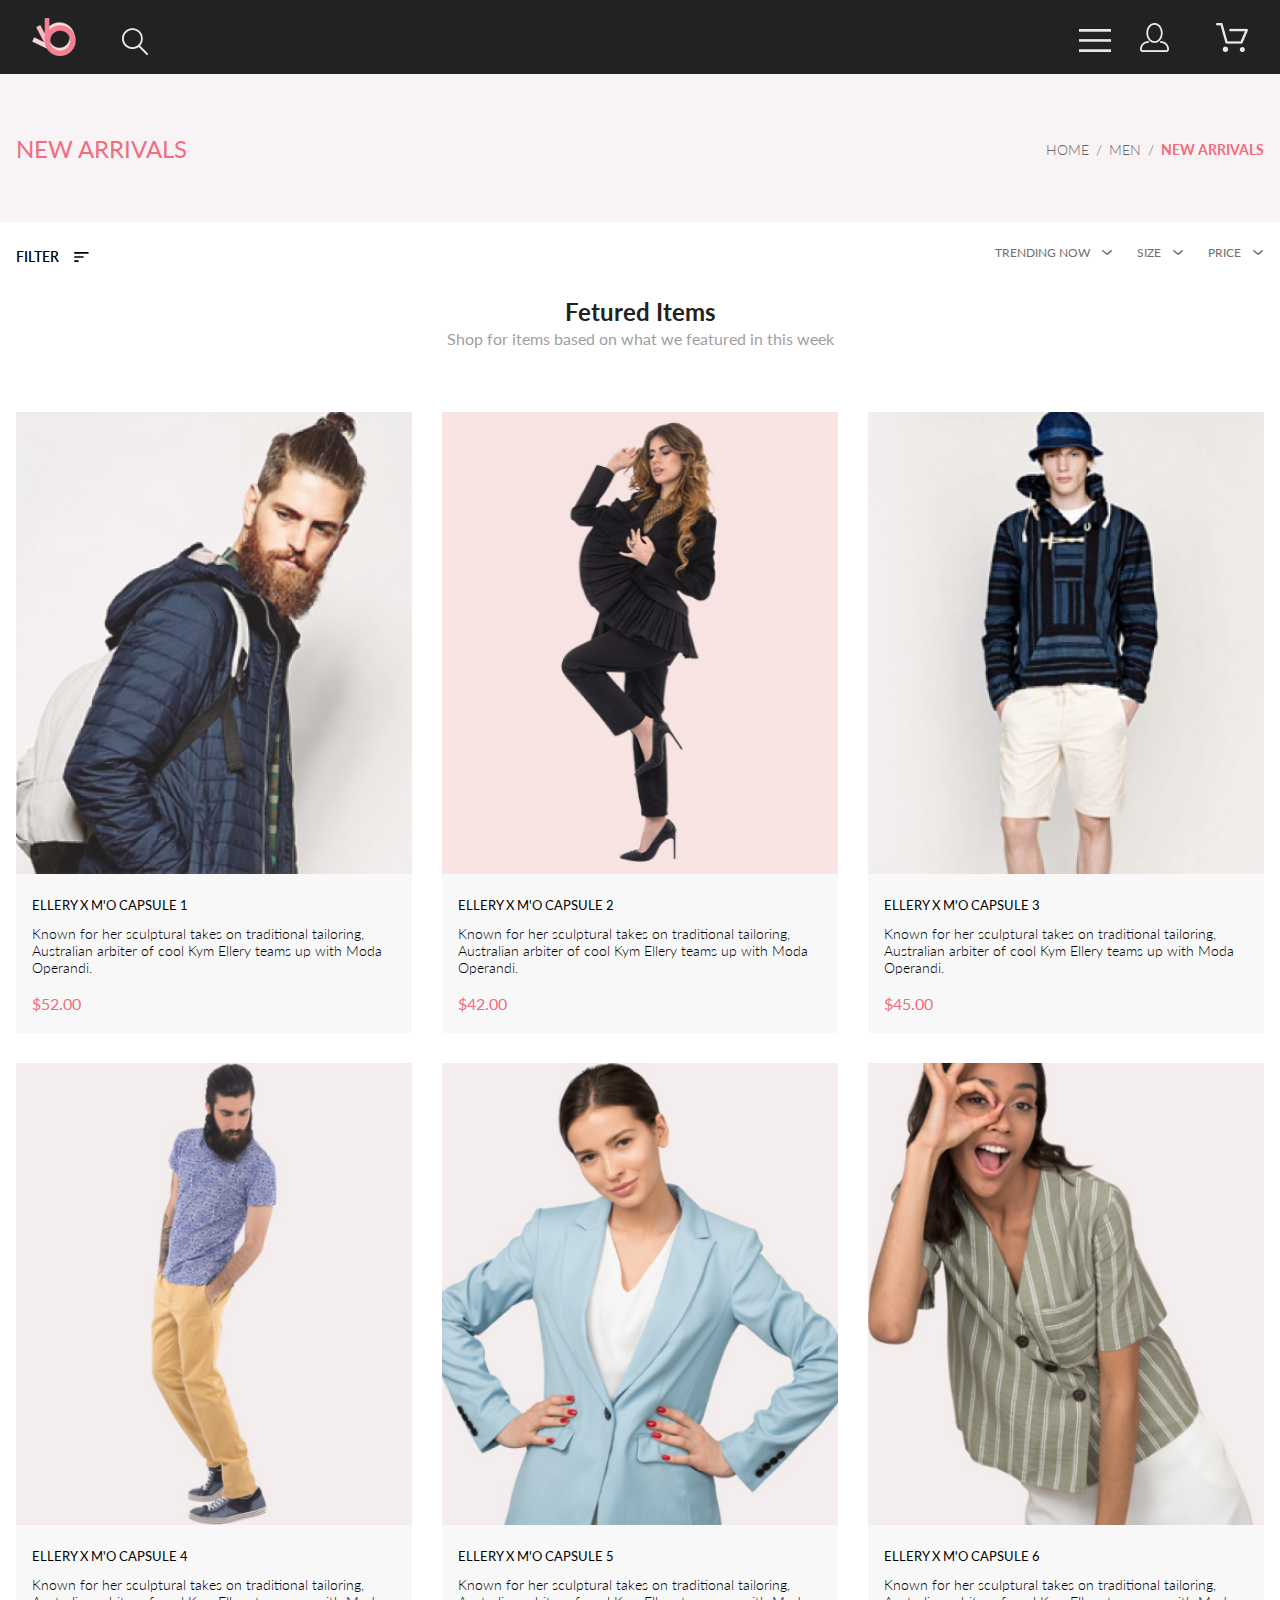
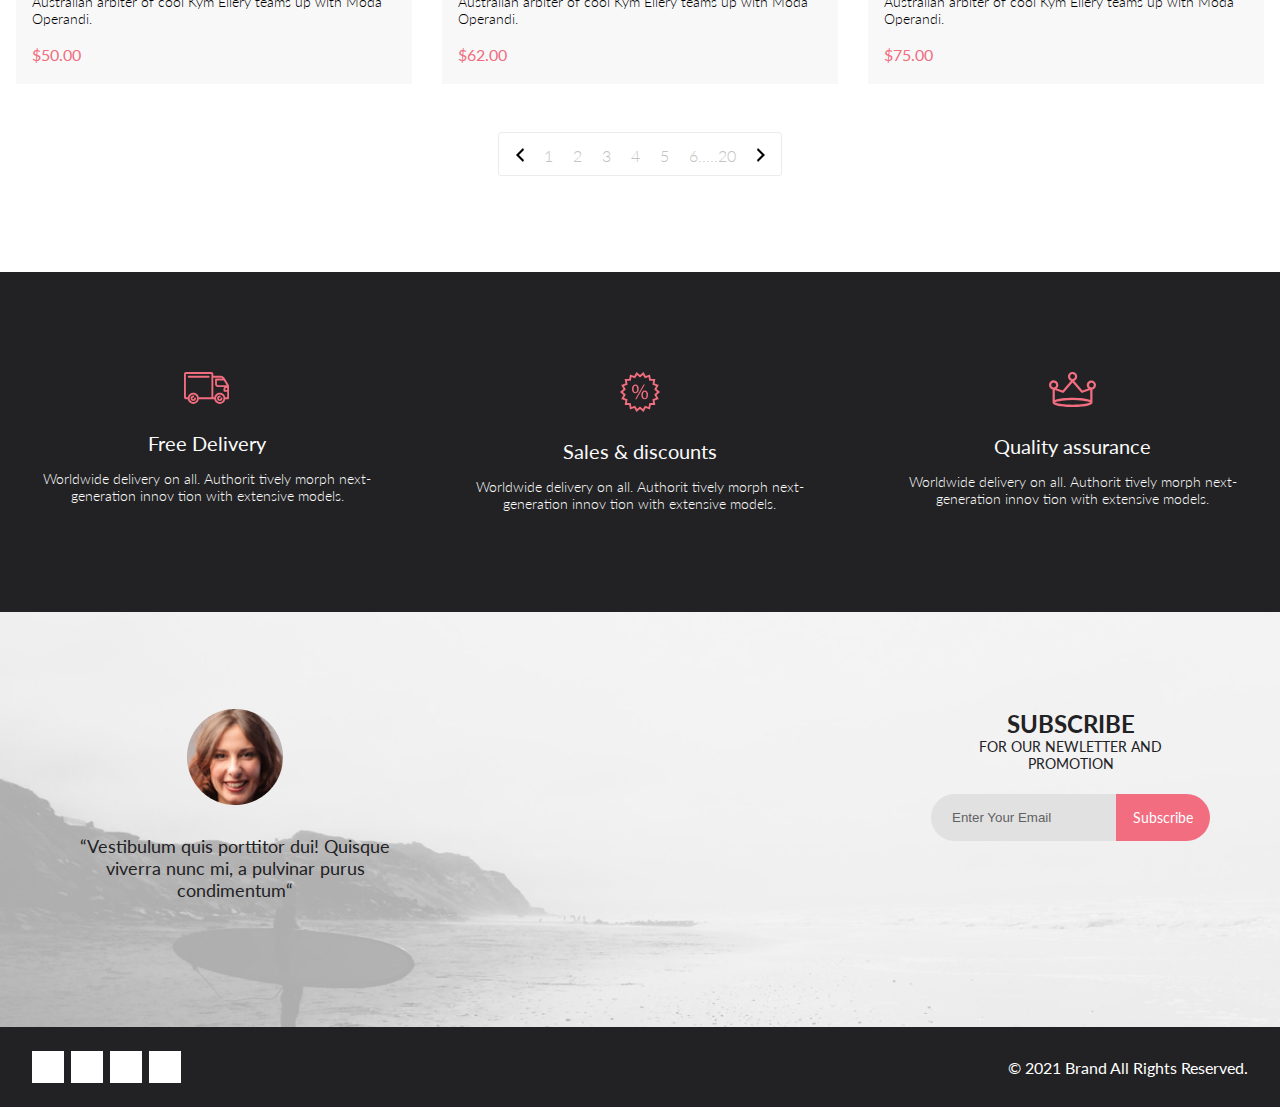
<file: index.html>
<!DOCTYPE html>
<html lang="en">

<head>
    <meta charset="UTF-8">
    <meta name="viewport" content="width=device-width, initial-scale=1.0">
    <title>Document</title>
    <link rel="stylesheet" href="https://cdnjs.cloudflare.com/ajax/libs/font-awesome/5.15.2/css/all.min.css" integrity="sha512-HK5fgLBL+xu6dm/Ii3z4xhlSUyZgTT9tuc/hSrtw6uzJOvgRr2a9jyxxT1ely+B+xFAmJKVSTbpM/CuL7qxO8w==" crossorigin="anonymous" />
    <link rel="stylesheet" href="style.css">
</head>

<body>
    <div class="header">
        <div class="container">
            <div class="leftHeader">
                <img src="images/logo.png" alt="">
                <img class="searchIcon" src="images/search.png" alt="">
            </div>

            <div class="rightHeader">
                <img src="images/bars.png" alt="">
                <img class="userIcon" src="images/user.png" alt="">

                <span class="cartIconWrap">
                    <img class="cartIcon" src="images/cart.png" alt="">
                    
                </span>
                <div class="cartProfile hidden">
                    <ul class="cartProfileHeader">
                        <li class="cartProfileHeader-name">Название товара</li>
                        <li class="cartProfileHeader-count">Кол-во</li>
                        <li class="cartProfileHeader-price">Цена за шт.</li>
                        <li class="cartProfileHeader-total">Итого</li>
                    </ul>
                    <hr>
                    <div class="cartProfileContent">
                        <div class="cartProfileContent-name">
                            <ul class="cartContent-name">
                                
                            </ul>
                        </div>
                        <div class="cartProfileContent-count">
                            <ul class="cartContent-count">
                                
                            </ul>
                        </div>
                        <div class="cartProfileContent-price">
                            <ul class="cartContent-price">
                                
                            </ul>
                        </div>
                        <div class="cartProfileContent-total">
                            <ul class="cartContent-total">
                                
                            </ul>
                        </div>
                    </div>
                    <hr>
                    <div class="cartTotalPrice">Товаров в корзине на сумму: </div>
                </div>
            </div>
        </div>
    </div>

    <div class="newArrivals">
        <div class="container">
            <h1>NEW ARRIVALS</h1>
            <nav>
                <a href="#">HOME</a>
                <span>/</span>
                <a href="#">MEN</a>
                <span>/</span>
                <a href="#">NEW ARRIVALS</a>
            </nav>
        </div>
    </div>

    <div class="filters">
        <div class="container">
            <div class="filtersLeft">
                <span class="filterLabel">FILTER</span>
                <img class="filterIcon" src="images/filter.svg" alt="">
                <div class="filterPopup hidden">
                    <nav class="filterCategory">
                        <div class="filterCategoryHeader">CATEGORY</div>
                        <div class="hidden">
                            <a href="#">Accessories</a>
                            <a href="#">Bags</a>
                            <a href="#">Denim</a>
                            <a href="#">Hoodies & Sweatshirts</a>
                            <a href="#">Jackets & Coats</a>
                            <a href="#">Polos</a>
                            <a href="#">Shirts</a>
                            <a href="#">Shoes</a>
                            <a href="#">Sweaters & Knits</a>
                            <a href="#">T-Shirts</a>
                            <a href="#">Tanks</a>
                        </div>
                    </nav>
                    <nav class="filterCategory">
                        <div class="filterCategoryHeader">BRAND</div>
                        <div class="hidden">
                            <a href="#">Accessories</a>
                            <a href="#">Bags</a>
                            <a href="#">Denim</a>
                            <a href="#">Hoodies & Sweatshirts</a>
                            <a href="#">Jackets & Coats</a>
                            <a href="#">Polos</a>
                            <a href="#">Shirts</a>
                            <a href="#">Shoes</a>
                            <a href="#">Sweaters & Knits</a>
                            <a href="#">T-Shirts</a>
                            <a href="#">Tanks</a>
                        </div>
                    </nav>
                    <nav class="filterCategory">
                        <div class="filterCategoryHeader">DESIGNER</div>
                        <div class="hidden">
                            <a href="#">Accessories</a>
                            <a href="#">Bags</a>
                            <a href="#">Denim</a>
                            <a href="#">Hoodies & Sweatshirts</a>
                            <a href="#">Jackets & Coats</a>
                            <a href="#">Polos</a>
                            <a href="#">Shirts</a>
                            <a href="#">Shoes</a>
                            <a href="#">Sweaters & Knits</a>
                            <a href="#">T-Shirts</a>
                            <a href="#">Tanks</a>
                        </div>
                    </nav>
                </div>
            </div>
            <div class="filtersRight">
                <div class="filterTrending">
                    TRENDING NOW
                    <img src="images/filterArrow.svg" alt="">
                </div>
                <div class="filterSize">
                    <div class="filterSizeWrap">
                        SIZE
                        <img src="images/filterArrow.svg" alt="">
                    </div>
                    <div class="filterSizes hidden">
                        <div>
                            <input type="checkbox"> XS
                        </div>
                        <div>
                            <input type="checkbox"> S
                        </div>
                        <div>
                            <input type="checkbox"> M
                        </div>
                        <div>
                            <input type="checkbox"> L
                        </div>
                    </div>
                </div>
                <div class="filterPrice">
                    PRICE
                    <img src="images/filterArrow.svg" alt="">
                </div>
            </div>
        </div>
    </div>

    <div class="featured container">
        <h2 class="featuredHeader">Fetured Items</h2>
        <div class="featuredTitle">Shop for items based on what we featured in this week</div>

        <div class="featuredItems">

            <div class="featuredItem">

                <div class="featuredImgWrap">
                    <img src="images/featured/1.jpg" alt="">
                    <div class="featuredImgDark">
                        <button>
                            <img src="images/cart.svg" alt="">
                            Add to Cart
                        </button>
                    </div>
                </div>

                <div class="featuredData">
                    <div class="featuredName">
                        ELLERY X M'O CAPSULE 1
                    </div>
                    <div class="featuredText">
                        Known for her sculptural takes on traditional tailoring, Australian arbiter of cool Kym Ellery
                        teams
                        up with Moda Operandi.
                    </div>
                    <div class="featuredPrice">
                        $52.00
                    </div>
                </div>

            </div>

            <div class="featuredItem">

                <div class="featuredImgWrap">
                    <img src="images/featured/2.jpg" alt="">
                    <div class="featuredImgDark">
                        <button>
                            <img src="images/cart.svg" alt="">
                            Add to Cart
                        </button>
                    </div>
                </div>

                <div class="featuredData">
                    <div class="featuredName">
                        ELLERY X M'O CAPSULE 2
                    </div>
                    <div class="featuredText">
                        Known for her sculptural takes on traditional tailoring, Australian arbiter of cool Kym Ellery
                        teams
                        up with Moda Operandi.
                    </div>
                    <div class="featuredPrice">
                        $42.00
                    </div>
                </div>

            </div>

            <div class="featuredItem">

                <div class="featuredImgWrap">
                    <img src="images/featured/3.jpg" alt="">
                    <div class="featuredImgDark">
                        <button>
                            <img src="images/cart.svg" alt="">
                            Add to Cart
                        </button>
                    </div>
                </div>

                <div class="featuredData">
                    <div class="featuredName">
                        ELLERY X M'O CAPSULE 3
                    </div>
                    <div class="featuredText">
                        Known for her sculptural takes on traditional tailoring, Australian arbiter of cool Kym Ellery
                        teams
                        up with Moda Operandi.
                    </div>
                    <div class="featuredPrice">
                        $45.00
                    </div>
                </div>

            </div>

            <div class="featuredItem">

                <div class="featuredImgWrap">
                    <img src="images/featured/4.jpg" alt="">
                    <div class="featuredImgDark">
                        <button>
                            <img src="images/cart.svg" alt="">
                            Add to Cart
                        </button>
                    </div>
                </div>

                <div class="featuredData">
                    <div class="featuredName">
                        ELLERY X M'O CAPSULE 4
                    </div>
                    <div class="featuredText">
                        Known for her sculptural takes on traditional tailoring, Australian arbiter of cool Kym Ellery
                        teams
                        up with Moda Operandi.
                    </div>
                    <div class="featuredPrice">
                        $50.00
                    </div>
                </div>

            </div>

            <div class="featuredItem">

                <div class="featuredImgWrap">
                    <img src="images/featured/5.jpg" alt="">
                    <div class="featuredImgDark">
                        <button>
                            <img src="images/cart.svg" alt="">
                            Add to Cart
                        </button>
                    </div>
                </div>

                <div class="featuredData">
                    <div class="featuredName">
                        ELLERY X M'O CAPSULE 5
                    </div>
                    <div class="featuredText">
                        Known for her sculptural takes on traditional tailoring, Australian arbiter of cool Kym Ellery
                        teams
                        up with Moda Operandi.
                    </div>
                    <div class="featuredPrice">
                        $62.00
                    </div>
                </div>

            </div>
            <div class="featuredItem">

                <div class="featuredImgWrap">
                    <img src="images/featured/6.jpg" alt="">
                    <div class="featuredImgDark">
                        <button>
                            <img src="images/cart.svg" alt="">
                            Add to Cart
                        </button>
                    </div>
                </div>

                <div class="featuredData">
                    <div class="featuredName">
                        ELLERY X M'O CAPSULE 6
                    </div>
                    <div class="featuredText">
                        Known for her sculptural takes on traditional tailoring, Australian arbiter of cool Kym Ellery
                        teams
                        up with Moda Operandi.
                    </div>
                    <div class="featuredPrice">
                        $75.00
                    </div>
                </div>

            </div>
        </div>

        <div class="pagination">
            <a href="#">
                <img src="images/chevronLeft.svg" alt="">
            </a>
            <a href="#">1</a>
            <a href="#">2</a>
            <a href="#">3</a>
            <a href="#">4</a>
            <a href="#">5</a>
            <a href="#">6.....20</a>
            <a href="#">
                <img src="images/chevronRight.svg" alt="">
            </a>
        </div>
    </div>

    <div class="services">
        <div class="container">

            <div class="serivceUnit">
                <img src="images/services/delivery.svg" alt="">
                <div class="servicesTitle">
                    Free Delivery
                </div>
                <div class="servicesText">
                    Worldwide delivery on all. Authorit tively morph next-generation innov tion with extensive models.
                </div>
            </div>

            <div class="serivceUnit">
                <img src="images/services/discount.svg" alt="">
                <div class="servicesTitle">
                    Sales & discounts
                </div>
                <div class="servicesText">
                    Worldwide delivery on all. Authorit tively morph next-generation innov tion with extensive models.
                </div>
            </div>

            <div class="serivceUnit">
                <img src="images/services/assurance.svg" alt="">
                <div class="servicesTitle">
                    Quality assurance
                </div>
                <div class="servicesText">
                    Worldwide delivery on all. Authorit tively morph next-generation innov tion with extensive models.
                </div>
            </div>
        </div>
    </div>

    <div class="subscribe">
        <div class="container">

            <div class="subscribeLeft">
                <img src="images/subscribeUser.png" alt="">
                <div class="subscribeUserText">
                    “Vestibulum quis porttitor dui! Quisque viverra nunc mi, a pulvinar purus condimentum“
                </div>
            </div>

            <div class="subscribeRight">
                <div class="subscribeTitle">
                    SUBSCRIBE
                </div>
                <div class="subscribeText">
                    FOR OUR NEWLETTER AND PROMOTION
                </div>
                <form action="" class="subscribeForm">
                    <input type="text" placeholder="Enter Your Email">
                    <button>Subscribe</button>
                </form>
            </div>

        </div>
    </div>

    <div class="footer">
        <div class="container">
            <div class="footerLeft">
                <a href="#">
                    <i class="fab fa-facebook-f"></i>
                </a>
                <a href="#">
                    <i class="fab fa-instagram"></i>
                </a>
                <a href="#">
                    <i class="fab fa-pinterest-p"></i>
                </a>
                <a href="#">
                    <i class="fab fa-twitter"></i>
                </a>
            </div>
            <div class="footerRight">
                &copy; 2021  Brand  All Rights Reserved.
            </div>
        </div>
    </div>

    <script src="app.js"></script>
</body>

</html>
</file>
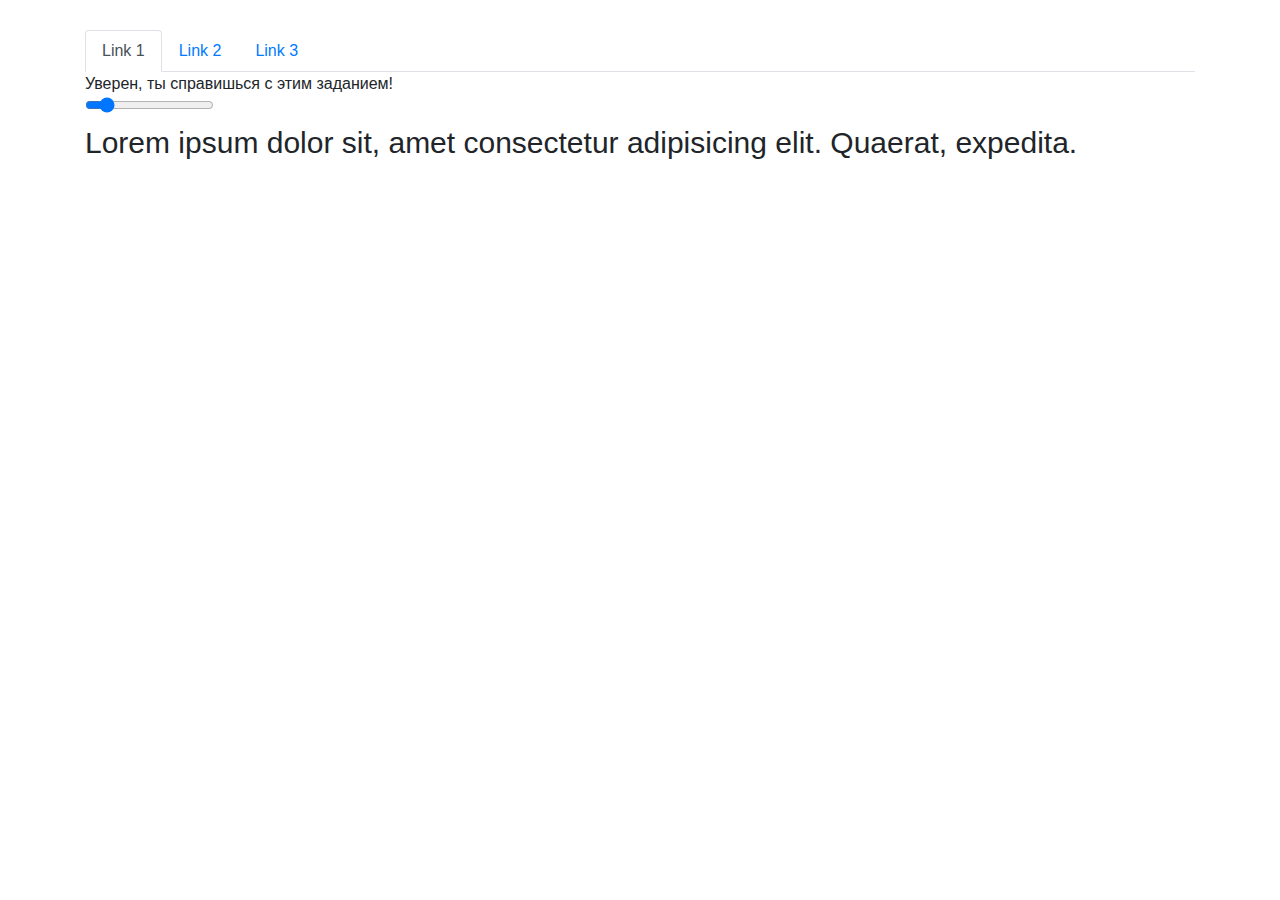
<file: task_1.html>
<!DOCTYPE html>
<html lang="en">
<head>
  <meta charset="UTF-8">
  <title>Homework</title>
  <link rel="stylesheet" href="https://stackpath.bootstrapcdn.com/bootstrap/4.5.2/css/bootstrap.min.css"
        integrity="sha384-JcKb8q3iqJ61gNV9KGb8thSsNjpSL0n8PARn9HuZOnIxN0hoP+VmmDGMN5t9UJ0Z" crossorigin="anonymous">
  <style>
    .nav {
      margin-top: 30px;
    }
    #inputDiv {
      font-size: 30px;
    }
  </style>
</head>
<body>
<!--
Обязательное задание.

Выполнить все задачи в теге script. Комментарии, в которых написаны задачи, не
стирать, код с решением задачи пишем под комментарием.
-->
<div class="container">
  <ul class="nav nav-tabs">
    <li class="nav-item" data-text="T1">
      <a class="nav-link active" href="#">Link 1</a>
    </li>
    <li class="nav-item" data-text="X6">
      <a class="nav-link" href="#">Link 2</a>
    </li>
    <li class="nav-item" data-text="H99">
      <a class="nav-link" href="#">Link 3</a>
    </li>
  </ul>

  <div class="text">Уверен, ты справишься с этим заданием!</div>

  <input type="range" min="20" max="100">
  <div id="inputDiv">
    Lorem ipsum dolor sit, amet consectetur adipisicing elit. Quaerat, expedita.
  </div>
</div>

<script>
  "use strict";

  /*
  1. Необходимо сделать так, чтобы при клике на элемент с классом "nav-link",
  данному элементу ставился класс "active", при этом у всхе других элементов с
  классом nav-link данных элемент отсутствовал, необходимо использовать
  делегирование события.
  Также необходимо чтобы в div с классом text ставился нужный текст, который
  прописан в объекте panelText (вам необходимо определить самостоятельно, что
  общего между данной в html версткой и объектом ниже).
  */
  const panelText = {
    T1: "Уверен, ты справишься с этим заданием!",
    X6: "Знаю, программирование это нелегко.",
    H99: "Однако, программирование, в итоге, принесет свои плоды.",
  };

  document
    .querySelector('.nav.nav-tabs')
    .addEventListener('click', event => {
      if (event.target.className === 'nav-link') {
        document
          .querySelector('.nav-link.active')
          .classList.remove('active');
        event.target.classList.add('active');

        const dataEl = event.target.parentElement.dataset.text;
        document
          .querySelector('.text')
          .textContent = panelText[dataEl];
      }
    });


  /*
  2. Необходимо сделать так, чтобы при изменении input'а менялся и размер шрифта
  у элемента с id="inputDiv". Перемещение ползунка должно плавно увеличивать
  шрифт у текста, никакого резкого увеличения шрифта не должно быть при
  перетаскивании ползунка.
   */

   const divEl = document.getElementById('inputDiv');
   const inputEl = document.querySelector('input');
   inputEl.value = Number.parseInt(getComputedStyle(divEl).fontSize).toString();
   inputEl.addEventListener('input', event => {
     divEl.style.fontSize = `${event.target.value}px`;
  }); 

</script>
</body>
</html>
</file>
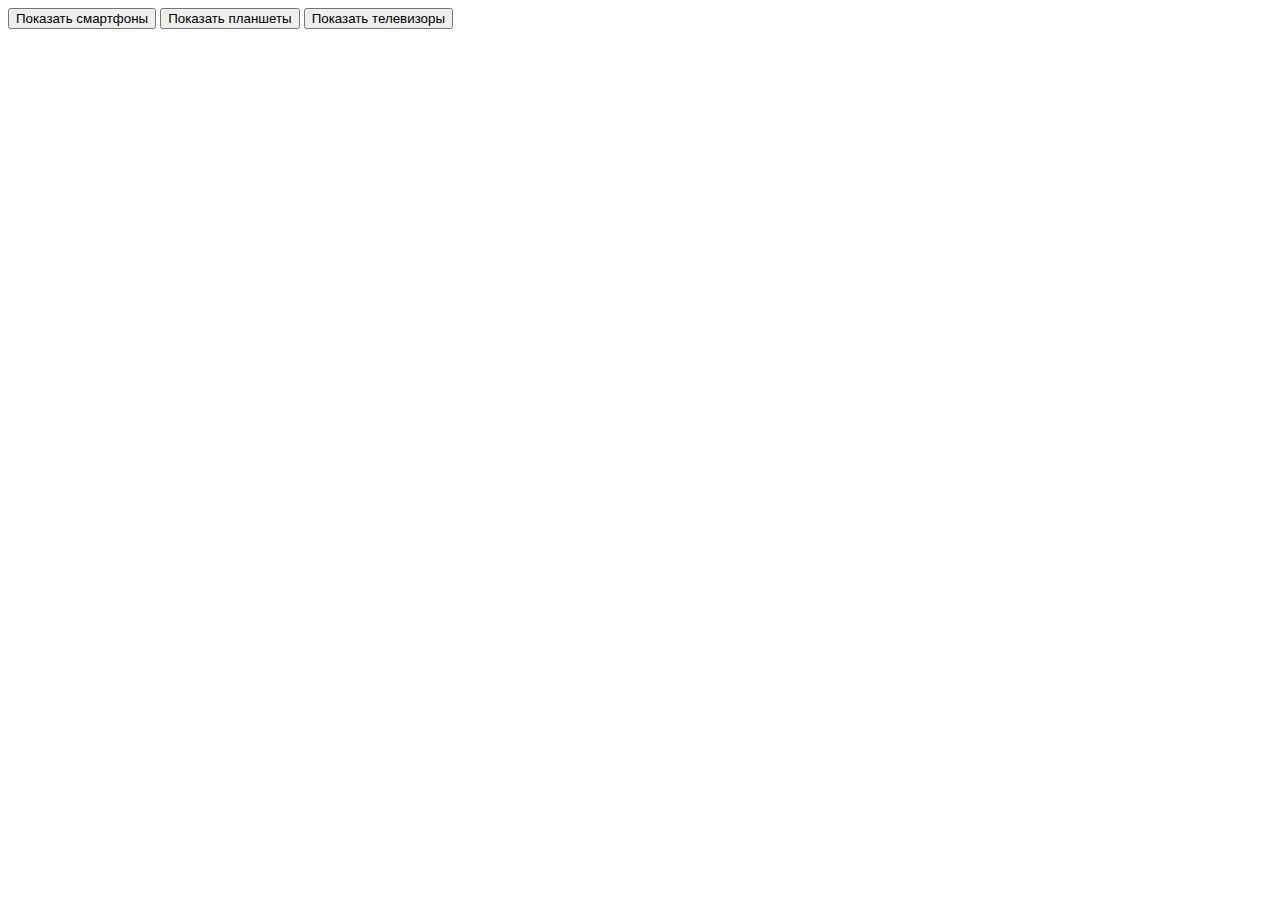
<file: task_2.html>
<!DOCTYPE html>
<html lang="en">
<head>
  <meta charset="UTF-8">
  <meta name="viewport" content="width=device-width, initial-scale=1.0">
  <title>Document</title>
  <style>
    .products {
      overflow: hidden;
      margin-top: 40px;
    }

    .product {
      float: left;
      margin-right: 20px;
    }
  </style>
</head>
<body>
<header>
  <button class="menuButton" data-type="phones">Показать смартфоны</button>
  <button class="menuButton" data-type="tablets">Показать планшеты</button>
  <button class="menuButton" data-type="tv">Показать телевизоры</button>
</header>

<div class="products"></div>

<script>
  /*
  1. Программист Паша уволился с работы и не закончил задачу.
  Задача состояла в том, чтобы при клике на какую-либо кнопку в теге header
  выводить продукты в div с классом products.
  Продукты, которые надо вывести, валидны и прописаны в объекте products.
  Однако, Паша явно сделал много ошибок в других кусках кода, вам необходимо
  исправить все ошибки и внимательно проверить чтоб код работал правильно и
  ничего лишнего не выводилось в div с классом products.
  */

  class Product {
    constructor(id, name, price, imageUrl) {
      this.id = id;
      this.name = name;
      this.price = price;
      this.imageUrl = imageUrl;
    }

    /**
     * @returns {string} html-разметка для товара
     */
    getProductMarkup() {
      return `
        <div class="product">
            <div>${this.name}</div>
            <img src="${this.imageUrl}" alt="">
            <div>Цена: <span>${this.price}</span> р.</div>
            <a href="https://example.com/producs/${this.id}">Подробнее</a>
        </div>
      `;
    }
  }

  const products = {
    phones: [
      new Product(1, "Смартфон 1", "2533", "https://picsum.photos/seed/1/200"),
      new Product(2, "Смартфон 2", "3123", "https://picsum.photos/seed/2/200"),
      new Product(3, "Смартфон 3", "6123", "https://picsum.photos/seed/3/200"),
    ],
    tablets: [
      new Product(4, "Планшет 1", "5239", "https://picsum.photos/seed/4/200"),
      new Product(5, "Планшет 2", "6483", "https://picsum.photos/seed/5/200"),
    ],
    tv: [
      new Product(6, "Телевизор 1", "4314", "https://picsum.photos/seed/6/200"),
      new Product(7, "Телевизор 2", "5412", "https://picsum.photos/seed/7/200"),
      new Product(8, "Телевизор 3", "3577", "https://picsum.photos/seed/8/200"),
      new Product(9, "Телевизор 4", "8714", "https://picsum.photos/seed/9/200"),
    ],
  };

  const productsEl = document.querySelector('.products');
  document.querySelector('header').addEventListener('click', event => {
    if (!event.target.classList.contains('menuButton')) {
      return;
    }
    productsEl.innerHTML += (products[event.target.dataset.type].map(product => product.getProductMarkup()));     
    event.target.disabled = true;
  });

</script>
</body>
</html>
</file>
<file: style.css>
@import url("https://fonts.googleapis.com/css2?family=Lato:wght@300;400;700;900&display=swap");
body {
    margin: 0;
    font-family: Lato, sans-serif;
}

.header {
    background: #222222;
    height: 74px;
    padding: 18px 16px;
    box-sizing: border-box;
}

.header .container {
    display: flex;
    justify-content: space-between;
    align-items: center;
}

@media (min-width: 1600px) {
    .container {
        margin: 0 auto;
        width: 1140px;
    }
}

@media (min-width: 768px) {
    .header {
        padding-left: 32px;
        padding-right: 32px;
    }
}

.header i {
    color: #e8e8e8;
}

.userIcon,
.cartIcon {
    display: none;
}

.cartProfile {
    position: absolute;
    right: 20px;
    top: 65px;
    min-width: 500px;
    min-height: 100px;
    background: #ffffff;
    box-shadow: 6px 4px 35px rgba(0, 0, 0, 0.21);
    padding: 7px 9px;
    box-sizing: border-box;
    font-size: 14px;
    color: #6f6e6e;
}

.cartProfileHeader {
    margin: 0;
    padding: 0px; 
    height: 33px;
}

.cartProfileHeader li {
    display: inline; 
    padding: 3px; 
    font-weight: bold;
    float: left;
    width: 100px;
    line-height: 15px;
}

.cartProfileHeader-name {
    width: 200px !important;
}

.cartProfileContent div {
    display: inline; 
    padding: 3px;
    float: left;
    width: 100px;
}

.cartProfileContent-name {
    width: 200px !important;
}

.cartContent-name,
.cartContent-count,
.cartContent-price,
.cartContent-total {
    margin: 0px;
    margin-bottom: 10px;
    padding: 3px;
    list-style-type: none;
    line-height: 25px;
}

.cartTotalPrice {
    text-align: end;
    font-weight: bold;
}

@media (min-width: 768px) {
    .userIcon,
    .cartIcon {
        display: inline;
    }
}

.userIcon {
    margin-left: 25px;
    margin-right: 42px;
}

.searchIcon {
    margin-left: 41px;
}

.cartIconWrap {
    position: relative;
}

.cartIconWrap span {
    display: inline-block;
    width: 19px;
    height: 19px;
    color: white;
    background: #f16d7f;
    border-radius: 50%;
    position: absolute;
    text-align: center;
    right: -8px;
    top: -19px;
    font-size: 12px;
    line-height: 19px;
}

.newArrivals {
    background: #f8f3f4;
    min-height: 148px;
}

.newArrivals h1 {
    margin: 24px 0 32px;
    font-weight: normal;
    font-size: 24px;
    line-height: 29px;
    color: #f16d7f;
}

@media (min-width: 768px) {
    .newArrivals h1 {
        margin: 0;
    }
}

.newArrivals .container {
    display: flex;
    flex-direction: column;
    align-items: center;
    min-height: inherit;
}

@media (min-width: 768px) {
    .newArrivals .container {
        flex-direction: row;
        justify-content: space-between;
    }
}

@media (min-width: 768px) and (max-width: 1599px) {
    .newArrivals .container {
        padding: 0 16px;
    }
}

.newArrivals nav a,
.newArrivals nav span {
    font-weight: 300;
    font-size: 14px;
    line-height: 17px;
    color: #636363;
}

.newArrivals nav a {
    text-decoration: none;
}

.newArrivals nav span {
    margin: 0 3px;
}

.newArrivals nav a:last-of-type {
    font-weight: bold;
    font-size: 14px;
    line-height: 17px;
    color: #f16d7f;
}

.filters {
    margin-top: 24px;
    margin-bottom: 32px;
}

@media (min-width: 1600px) {
    .filters {
        margin-top: 51px;
        margin-bottom: 64px;
    }
}

.filters .container {
    display: flex;
    justify-content: space-between;
    padding-left: 8px;
    padding-right: 8px;
}

@media (min-width: 768px) {
    .filters .container {
        padding-left: 16px;
        padding-right: 16px;
    }
}

@media (min-width: 1600px) {
    .filters .container {
        padding-left: 0;
        padding-right: 0;
        justify-content: flex-start;
    }
}

.filtersRight {
    display: flex;
    font-size: 12px;
    line-height: 14px;
    color: #6f6e6e;
}

@media (min-width: 1600px) {
    .filtersRight {
        font-size: 14px;
        line-height: 17px;
        margin-left: 320px;
    }
}

.filtersRight img {
    position: relative;
    bottom: 1px;
    margin-left: 9px;
}

.filtersRight > div:not(:last-child) {
    margin-right: 15px;
}

@media (min-width: 375px) {
    .filtersRight > div:not(:last-child) {
        margin-right: 24px;
    }
}

.filtersLeft .filterLabel {
    display: none;
    position: relative;
    z-index: 2;
    cursor: pointer;
}

.filterLabelPink {
    color: #ef5b70 !important;
    left: 16px;
    top: 13px;
}

.filterIconPink {
    left: 16px;
    top: 13px;
}

@media (min-width: 768px) {
    .filtersLeft .filterLabel {
        display: inline;
        font-weight: 600;
        font-size: 14px;
        line-height: 17px;
        color: #000000;
    }
}

.filtersLeft .filterIcon {
    width: 37px;
    height: 25px;
    position: relative;
    z-index: 2;
}

@media (min-width: 768px) {
    .filtersLeft .filterIcon {
        width: 15px;
        height: 10px;
        margin-left: 11px;
    }
}

.filtersLeft {
    position: relative;
}

.hidden {
    display: none;
}

.filterPopup {
    position: absolute;
    left: 0;
    top: 0;
    width: 360px;
    background: #ffffff;
    box-shadow: 6px 4px 35px rgba(0, 0, 0, 0.21);
    padding: 46px 16px 16px 16px;
    z-index: 1;
    overflow-y: auto;
}

.filterCategoryHeader {
    font-size: 14px;
    line-height: 37px;
    color: #ef5b70;
    padding-left: 11px;
    min-height: 37px;
    border-bottom: 1px solid #ebebeb;
    margin-bottom: 24px;
    position: relative;
    cursor: pointer;
}

.filterCategoryHeader:before {
    content: "";
    width: 5px;
    min-height: inherit;
    background: #ef5b70;
    position: absolute;
    left: 0;
    top: 1px;
}

.filterCategory:not(:last-child) {
    margin-bottom: 24px;
}

.filterCategory a {
    display: block;
    text-decoration: none;
    padding-left: 34px;
    padding-right: 16px;
    font-size: 14px;
    line-height: 17px;
    color: #6f6e6e;
}

.filterCategory a:not(:last-child) {
    margin-bottom: 11px;
}

.filterSizeWrap {
    cursor: pointer;
}

.filterSize {
    position: relative;
}

.filterSizes {
    position: absolute;
    left: 0;
    top: 25px;
    width: 79px;
    height: 103px;
    background: #ffffff;
    box-shadow: 6px 4px 35px rgba(0, 0, 0, 0.21);
    padding: 7px 9px;
    box-sizing: border-box;
    font-size: 14px;
    color: #6f6e6e;
}

.filterSizes > div:not(:last-child) {
    margin-bottom: 4px;
}

.featured {
    padding-left: 8px;
    padding-right: 8px;
    margin-bottom: 96px;
}

@media (min-width: 768px) {
    .featured {
        padding-left: 16px;
        padding-right: 16px;
    }
}

@media (min-width: 1600px) {
    .featured {
        padding-left: 0;
        padding-right: 0;
    }
}

.featured h2 {
    margin-top: 0;
    margin-bottom: 3px;
    text-align: center;
    color: #222222;
}

.featuredTitle {
    text-align: center;
    color: #9f9f9f;
    margin-bottom: 64px;
}

.featuredItems {
    display: grid;
    grid-template-columns: 1fr;
    row-gap: 16px;
}

@media (min-width: 640px) {
    .featuredItems {
        grid-template-columns: 1fr 1fr;
        row-gap: 18px;
        column-gap: 16px;
    }
}

@media (min-width: 1000px) {
    .featuredItems {
        grid-template-columns: repeat(3, 1fr);
        gap: 30px;
    }
}

.featuredItem {
    background: #f8f8f8;
}

.featuredItem img {
    width: 100%;
    display: block;
}

.featuredImgWrap {
    position: relative;
}

.featuredItem:hover .featuredImgDark {
    display: flex;
}

.featuredImgDark {
    position: absolute;
    width: 100%;
    height: 100%;
    left: 0;
    top: 0;
    background: rgba(58, 56, 56, 0.86);
    display: none;
    justify-content: center;
    align-items: center;
}

.featuredImgDark button {
    background: none;
    border: 1px solid white;
    color: white;
    display: flex;
    align-items: center;
    padding: 10px 14px;
    font-size: 14px;
    font-family: inherit;
}

.featuredImgDark button img {
    width: 26px;
    height: 24px;
    margin-right: 11px;
}

.featuredData {
    padding: 23px 16px 20px;
}

.featuredName {
    font-size: 13px;
    line-height: 16px;
    color: #000000;
}

.featuredText {
    font-weight: 300;
    font-size: 14px;
    line-height: 17px;
    margin-top: 12px;
    margin-bottom: 18px;
}

.featuredPrice {
    font-size: 16px;
    line-height: 19px;
    color: #f16d7f;
}

.pagination {
    width: 284px;
    height: 44px;
    margin: 0 auto;
    border: 1px solid #ebebeb;
    margin-top: 48px;
    padding: 13px 16px;
    box-sizing: border-box;
    display: flex;
    justify-content: space-between;
    border-radius: 3px;
}

.pagination a {
    text-decoration: none;
    font-weight: 300;
    font-size: 16px;
    color: #c4c4c4;
}

.pagination a:hover {
    color: #ef5b70;
}

.services {
    background: #222224;
    padding-top: 48px;
    padding-bottom: 81px;
    padding-left: 14px;
    padding-right: 14px;
}

@media (min-width: 1200px) {
    .services {
        padding-top: 100px;
        padding-bottom: 100px;
    }
}

.services .container {
    display: grid;
    gap: 46px;
}

@media (min-width: 1200px) {
    .services .container {
        display: grid;
        grid-template-columns: repeat(3, 1fr);
        gap: 46px;
    }
}

.serivceUnit {
    text-align: center;
    display: flex;
    flex-direction: column;
    align-items: center;
}

.servicesTitle,
.servicesText {
    color: #fbfbfb;
}

.servicesTitle {
    font-size: 19.96px;
    line-height: 24px;
    margin-top: 27px;
    margin-bottom: 15px;
}

.servicesText {
    font-weight: 300;
    font-size: 13.972px;
    line-height: 17px;
    max-width: 340px;
}

.subscribe {
    background: url(images/subscribe.jpg) no-repeat;
    background-size: cover;
    padding-top: 64px;
    padding-bottom: 109px;
    padding-left: 20px;
    padding-right: 20px;
}

@media (min-width: 1200px) {
    .subscribe {
        padding-top: 97px;
        padding-bottom: 126px;
    }

    .subscribe .container {
        margin: 0 auto;
        width: 1140px;
        display: flex;
        justify-content: space-between;
    }
}

.subscribeLeft {
    display: flex;
    flex-direction: column;
    align-items: center;
}

.subscribeUserText {
    margin-top: 30px;
    text-align: center;
    font-size: 18px;
    line-height: 22px;
    color: #222224;
    max-width: 330px;
}

.subscribeRight {
    display: flex;
    flex-direction: column;
    align-items: center;
    margin-top: 65px;
}

@media (min-width: 1200px) {
    .subscribeRight {
        margin-top: initial;
    }
}

.subscribeTitle {
    font-weight: 700;
    font-size: 24px;
    color: #222224;
}

.subscribeTitle,
.subscribeText {
    max-width: 271px;
    text-align: center;
}

.subscribeText {
    font-size: 14px;
    color: #222224;
    margin-bottom: 22px;
}

.subscribeForm {
    height: 47px;
}

.subscribeForm input {
    height: inherit;
    background: #e1e1e1;
    border: none;
    padding: 6px 21px;
    box-sizing: border-box;
    border-top-left-radius: 28px;
    border-bottom-left-radius: 28px;
    float: left;
    width: 185px;
}

.subscribeForm input::-webkit-input-placeholder {
    color: #222224;
    font-family: inherit;
    opacity: 0.67;
}
.subscribeForm input::-moz-placeholder {
    color: #222224;
    font-family: inherit;
    opacity: 0.67;
}
.subscribeForm input:-ms-input-placeholder {
    color: #222224;
    font-family: inherit;
    opacity: 0.67;
}
.subscribeForm input:-moz-placeholder {
    color: #222224;
    font-family: inherit;
    opacity: 0.67;
}

.subscribeForm button {
    height: inherit;
    border: none;
    color: white;
    font-family: inherit;
    font-size: 14px;
    line-height: 17px;
    background: #f16d7f;
    border-top-right-radius: 28px;
    border-bottom-right-radius: 28px;
    padding: 0 17px;
}

.footer {
    background: #222224;
    padding: 43px 20px 10px;
}

@media (min-width: 768px) {
    .footer {
        padding: 24px 32px;
    }
}

.footer .container {
    display: flex;
    flex-direction: column;
    align-items: center;
}

@media (min-width: 768px) {
    .footer .container {
        flex-direction: row;
        justify-content: space-between;
    }
}

.footerLeft {
    display: flex;
}

.footer a {
    color: black;
    background: white;
    width: 32px;
    height: 32px;
    display: flex;
    justify-content: center;
    align-items: center;
    text-decoration: none;
}

.footer a:hover {
    background: #f16d7f;
    color: white;
}

.footer a:not(:last-child) {
    margin-right: 7px;
}

.footerRight {
    color: white;
}

@media (max-width: 767px) {
    .footerRight {
        margin-top: 40px;
    }
}
</file>
